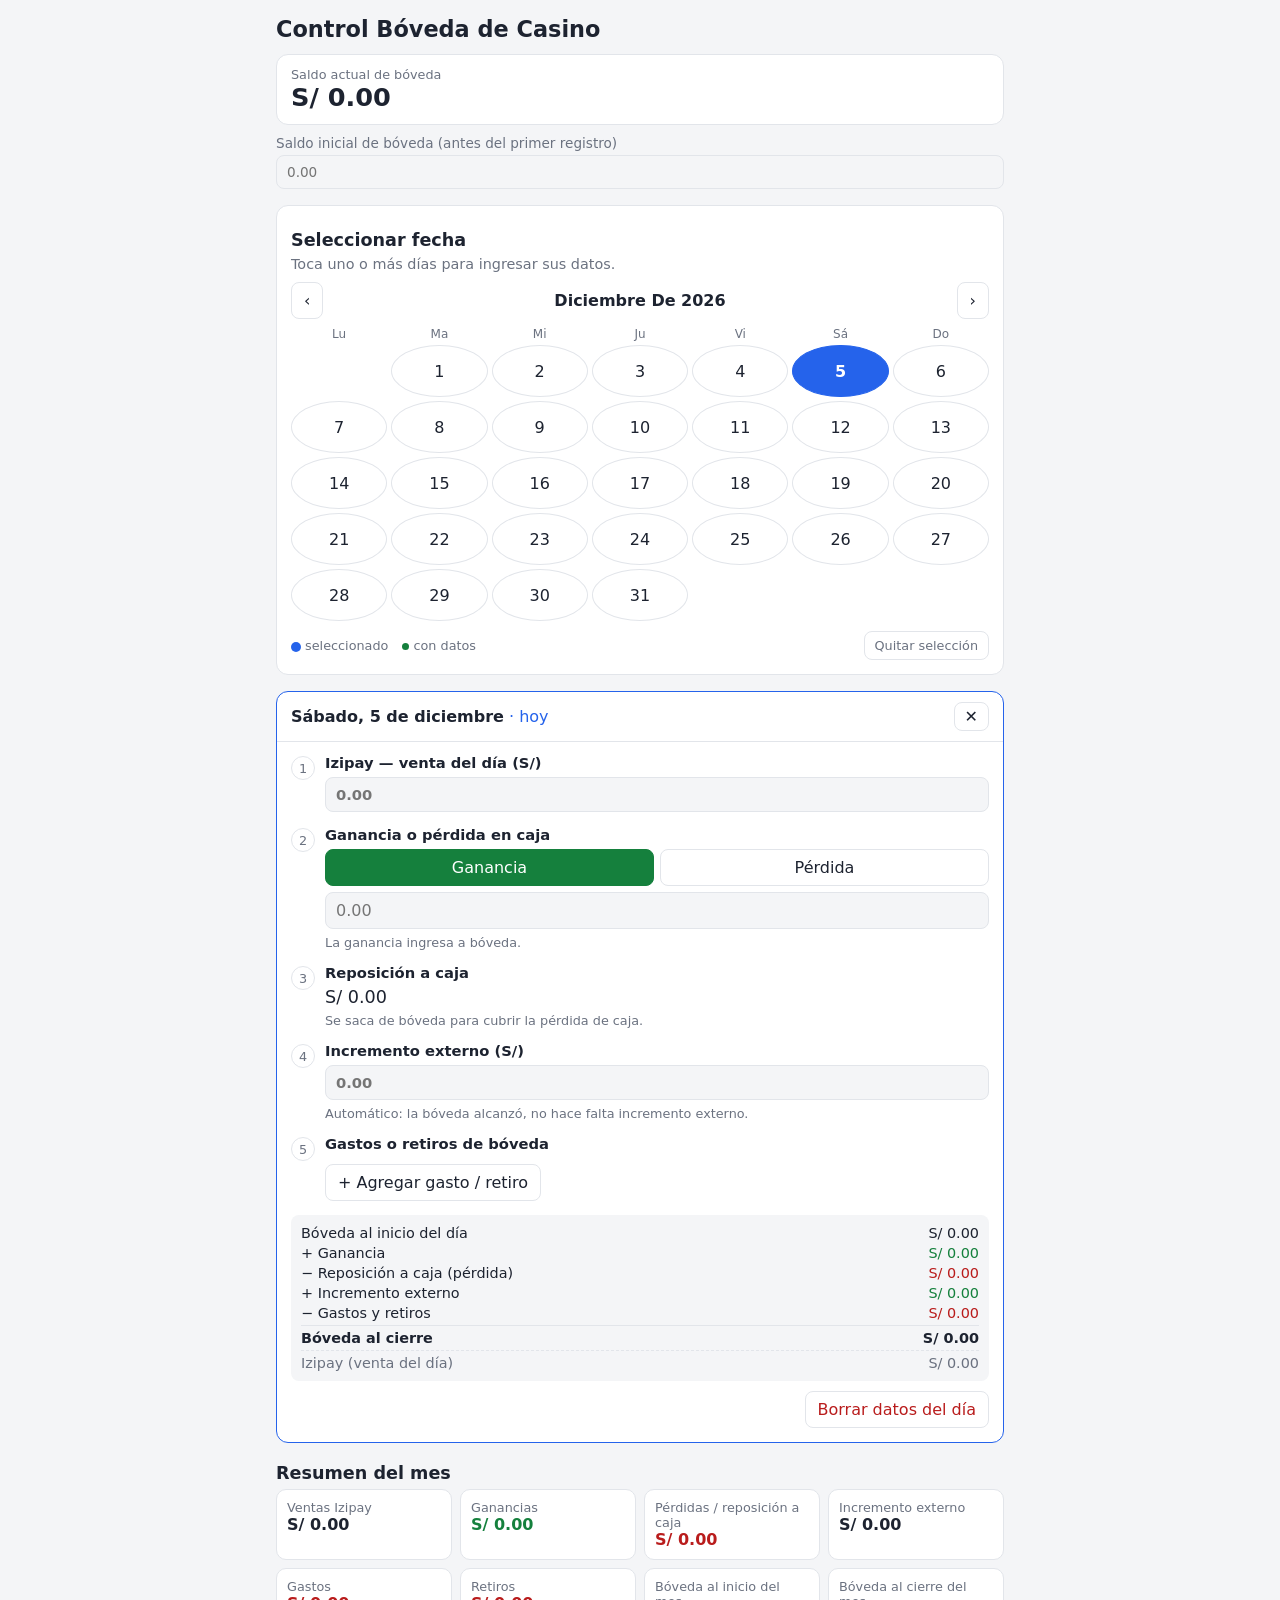
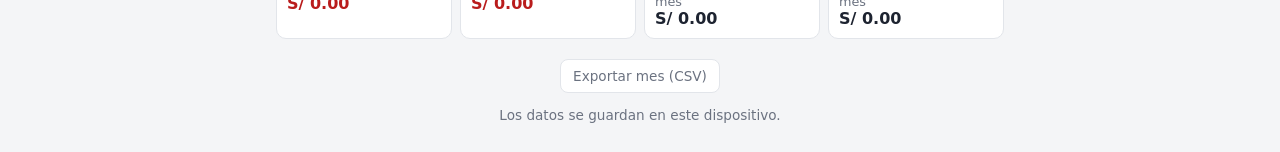
<file: index.html>
<!doctype html>
<html lang="es">
<head>
  <meta charset="utf-8">
  <meta name="viewport" content="width=device-width, initial-scale=1">
  <title>Control Bóveda</title>
  <link rel="stylesheet" href="css/style.css">
</head>
<body>
  <header class="top">
    <h1>Control Bóveda de Casino</h1>
    <div class="saldo-actual">
      <small>Saldo actual de bóveda</small>
      <b id="saldoActual">S/ 0.00</b>
    </div>
    <label class="inicial">Saldo inicial de bóveda (antes del primer registro)
      <input type="number" step="0.01" id="saldoInicial" inputmode="decimal" placeholder="0.00">
    </label>
  </header>

  <section class="calendario">
    <h2>Seleccionar fecha</h2>
    <p class="ayuda">Toca uno o más días para ingresar sus datos.</p>
    <div class="mes">
      <button id="prev" aria-label="Mes anterior">‹</button>
      <span id="mesTitulo"></span>
      <button id="next" aria-label="Mes siguiente">›</button>
    </div>
    <div class="semana">
      <span>Lu</span><span>Ma</span><span>Mi</span><span>Ju</span><span>Vi</span><span>Sá</span><span>Do</span>
    </div>
    <div class="grilla" id="grilla"></div>
    <div class="leyenda">
      <span><i class="pt sel"></i> seleccionado</span>
      <span><i class="pt dato"></i> con datos</span>
      <button id="limpiar" type="button">Quitar selección</button>
    </div>
  </section>

  <main id="formularios"></main>

  <section>
    <h2>Resumen del mes</h2>
    <div class="resumen" id="resumenMes"></div>
  </section>

  <footer class="pie">
    <button id="exportar">Exportar mes (CSV)</button>
    <p>Los datos se guardan en este dispositivo.</p>
  </footer>

  <template id="tplDia">
    <article class="dia">
      <header class="dia-cab">
        <h3 class="fecha"></h3>
        <button type="button" class="cerrar" aria-label="Quitar de la selección">✕</button>
      </header>
      <form class="formDia">
        <div class="bloque">
          <span class="num">1</span>
          <label>Izipay — venta del día (S/)
            <input type="number" step="0.01" min="0" name="izipay" inputmode="decimal" placeholder="0.00">
          </label>
        </div>

        <div class="bloque">
          <span class="num">2</span>
          <div class="grupo">
            <span class="lbl">Ganancia o pérdida en caja</span>
            <div class="seg">
              <label><input type="radio" value="ganancia"> Ganancia</label>
              <label><input type="radio" value="perdida"> Pérdida</label>
            </div>
            <input type="number" step="0.01" min="0" name="monto" inputmode="decimal" placeholder="0.00">
            <small class="nota-gp"></small>
          </div>
        </div>

        <div class="bloque">
          <span class="num">3</span>
          <div class="grupo">
            <span class="lbl">Reposición a caja</span>
            <output class="reposicion">S/ 0.00</output>
            <small>Se saca de bóveda para cubrir la pérdida de caja.</small>
          </div>
        </div>

        <div class="bloque">
          <span class="num">4</span>
          <label>Incremento externo (S/)
            <input type="number" step="0.01" min="0" name="incremento" inputmode="decimal">
            <small class="nota-inc"></small>
          </label>
        </div>

        <div class="bloque">
          <span class="num">5</span>
          <div class="grupo">
            <span class="lbl">Gastos o retiros de bóveda</span>
            <ul class="movs"></ul>
            <button type="button" class="agregar">+ Agregar gasto / retiro</button>
          </div>
        </div>

        <div class="totales"></div>
        <div class="acciones">
          <button type="button" class="borrar">Borrar datos del día</button>
        </div>
      </form>
    </article>
  </template>

  <template id="tplMov">
    <li class="mov">
      <select name="tipo">
        <option value="gasto">Gasto</option>
        <option value="retiro">Retiro</option>
      </select>
      <input type="text" name="concepto" placeholder="Concepto">
      <input type="number" step="0.01" min="0" name="montoMov" inputmode="decimal" placeholder="0.00">
      <button type="button" class="quitar" aria-label="Quitar">✕</button>
    </li>
  </template>

  <script src="js/app.js"></script>
</body>
</html>
</file>
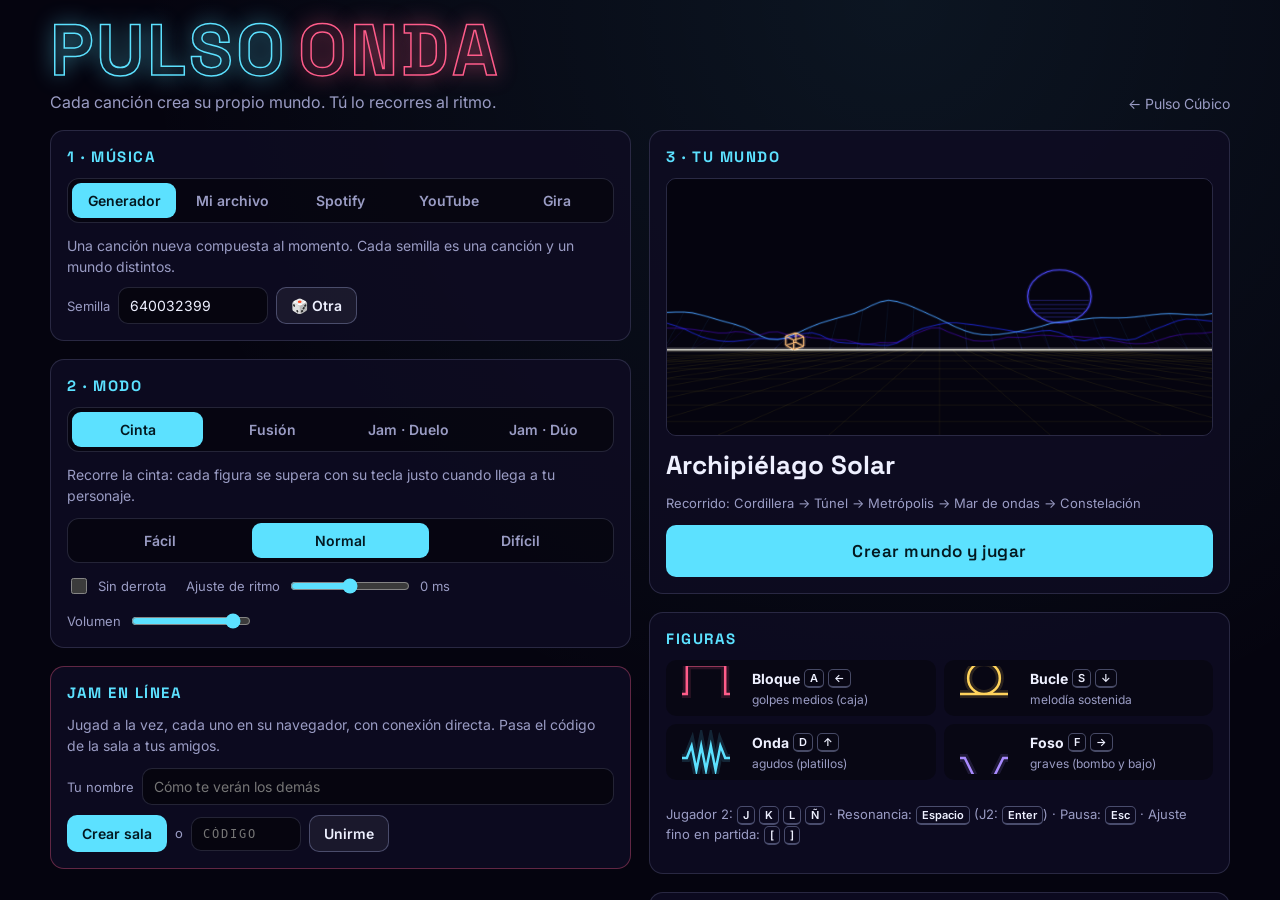
<file: aplicaciones/onda/index.html>
<!doctype html>
<html lang="es">
<head>
  <meta charset="utf-8">
  <meta name="viewport" content="width=device-width, initial-scale=1, viewport-fit=cover">
  <meta name="theme-color" content="#05040f">
  <title>Pulso Onda</title>
  <link rel="preconnect" href="https://fonts.googleapis.com">
  <link rel="preconnect" href="https://fonts.gstatic.com" crossorigin>
  <link rel="stylesheet" href="https://fonts.googleapis.com/css2?family=Inter:wght@400;600&family=Space+Grotesk:wght@500;700&display=swap">
  <link rel="stylesheet" href="style.css">
  <link rel="manifest" href="../../manifest.webmanifest">
  <link rel="icon" href="../../icons/icon-192.png">
  <link rel="apple-touch-icon" href="../../icons/apple-touch-icon.png">
  <meta name="apple-mobile-web-app-capable" content="yes">
  <meta name="mobile-web-app-capable" content="yes">
  <meta name="apple-mobile-web-app-status-bar-style" content="black-translucent">
  <meta name="apple-mobile-web-app-title" content="Pulso">
</head>
<body>
  <div id="stage">
    <canvas id="game" aria-label="Pulso Onda"></canvas>

    <!-- ===== Estudio ===== -->
    <section id="studio" class="overlay">
      <div class="studio">
        <header class="studio-head">
          <div>
            <h1 class="logo">PULSO<span>ONDA</span></h1>
            <p class="tagline">Cada canción crea su propio mundo. Tú lo recorres al ritmo.</p>
          </div>
          <div class="head-links">
            <button id="btn-install" class="btn hidden">Instalar app</button>
            <a class="back" id="back-link" href="../../index.html">← Pulso Cúbico</a>
          </div>
        </header>

        <div class="grid">
          <div class="col">
            <div class="block">
              <h2>1 · Música</h2>
              <div class="seg five" role="group" aria-label="Origen de la música">
                <button data-src="synth">Generador</button>
                <button data-src="file">Mi archivo</button>
                <button data-src="spotify">Spotify</button>
                <button data-src="youtube">YouTube</button>
                <button data-src="gira">Gira</button>
              </div>

              <div id="opt-synth" class="opt">
                <p class="hint">Una canción nueva compuesta al momento. Cada semilla es una canción y un mundo distintos.</p>
                <div class="row">
                  <label for="seed-input" class="lbl">Semilla</label>
                  <input id="seed-input" type="number" class="input" min="1">
                  <button id="btn-dice" class="btn">🎲 Otra</button>
                </div>
              </div>

              <div id="opt-file" class="opt hidden">
                <p class="hint">Analizo tu canción aquí mismo: tempo, golpes de graves, medios y agudos. El mapa sigue la música de verdad.</p>
                <div class="row">
                  <label class="btn" for="audio-file">Elegir audio…</label>
                  <input id="audio-file" type="file" class="file-input" accept="audio/*,.mp3,.ogg,.wav,.m4a,.aac,.flac,.opus">
                  <span id="file-name" class="muted"></span>
                </div>
              </div>

              <div id="opt-link" class="opt hidden">
                <div class="row">
                  <input id="link-url" type="url" class="input grow" autocomplete="off" placeholder="https://open.spotify.com/track/…">
                </div>
                <div class="row">
                  <label for="bpm-input" class="lbl">Tempo (BPM)</label>
                  <input id="bpm-input" type="number" class="input small" min="50" max="220" placeholder="auto">
                  <button id="btn-tap" class="btn">Toca el ritmo (T)</button>
                </div>
                <div id="tap-status" class="muted small-text">Pon la canción en el reproductor y toca al compás 8 veces.</div>
              </div>

              <div id="opt-gira" class="opt hidden">
                <p class="hint">Pega varios enlaces de Spotify o YouTube (uno por línea). Cada canción es un mundo nuevo.</p>
                <textarea id="gira-list" class="input area" rows="4" placeholder="https://open.spotify.com/track/…&#10;https://youtu.be/…"></textarea>
              </div>
              <div id="embed-note" class="note hidden"></div>
            </div>

            <div class="block">
              <h2>2 · Modo</h2>
              <div class="seg four" role="group" aria-label="Modo de juego">
                <button data-mode="cinta">Cinta</button>
                <button data-mode="fusion">Fusión</button>
                <button data-mode="duelo">Jam · Duelo</button>
                <button data-mode="duo">Jam · Dúo</button>
              </div>
              <p id="mode-help" class="hint"></p>
              <div class="seg three" role="group" aria-label="Dificultad">
                <button data-diff="facil">Fácil</button>
                <button data-diff="normal">Normal</button>
                <button data-diff="dificil">Difícil</button>
              </div>
              <div class="row options">
                <label class="check"><input id="relax" type="checkbox"> Sin derrota</label>
                <label class="range" for="latency">Ajuste de ritmo <input id="latency" type="range" min="-150" max="150" step="5"> <span id="latency-val"></span></label>
                <label class="range" for="volume">Volumen <input id="volume" type="range" min="0" max="1" step="0.05"></label>
              </div>
            </div>

            <div class="block jam" id="jam-block">
              <h2>Jam en línea</h2>
              <p class="hint" id="jam-hint">Jugad a la vez, cada uno en su dispositivo.</p>
              <div id="jam-out" class="opt">
                <div class="row">
                  <label for="jam-nick" class="lbl">Tu nombre</label>
                  <input id="jam-nick" class="input grow" maxlength="24" placeholder="Cómo te verán los demás" autocomplete="nickname">
                </div>
                <div class="row">
                  <button id="btn-jam-create" class="btn primary">Crear sala</button>
                  <span class="muted small-text">o</span>
                  <input id="jam-code-in" class="input mono code-in" placeholder="CÓDIGO" maxlength="8" aria-label="Código de la sala" autocomplete="off">
                  <button id="btn-jam-join" class="btn">Unirme</button>
                </div>
              </div>
              <div id="jam-in" class="opt hidden">
                <div class="row jam-code">Sala <b id="jam-code"></b> <button id="btn-jam-copy" class="btn">Copiar código</button></div>
                <ul id="jam-list" class="jam-list"></ul>
                <div id="jam-wait" class="muted small-text"></div>
                <div class="row">
                  <button id="btn-jam-start" class="btn primary">Empezar ronda para todos</button>
                  <button id="btn-jam-leave" class="btn">Salir de la sala</button>
                </div>
                <p class="muted small-text">En partida, tu Resonancia (<kbd>Espacio</kbd>) manda una interferencia a los demás: su cinta tiembla 3 segundos.</p>
              </div>
              <div id="jam-status" class="status" role="status"></div>
            </div>
          </div>

          <div class="col">
            <div class="block world">
              <h2>3 · Tu mundo</h2>
              <canvas id="preview" width="640" height="300"></canvas>
              <div class="world-name" id="world-name"></div>
              <div class="muted small-text" id="world-route"></div>
              <button id="btn-start" class="btn primary big">Crear mundo y jugar</button>
              <div id="studio-status" class="status" role="status"></div>
            </div>

            <div class="block">
              <h2>Figuras</h2>
              <div id="legend" class="legend"></div>
              <p class="muted small-text">Jugador 2: <kbd>J</kbd> <kbd>K</kbd> <kbd>L</kbd> <kbd>Ñ</kbd> · Resonancia: <kbd>Espacio</kbd> (J2: <kbd>Enter</kbd>) · Pausa: <kbd>Esc</kbd> · Ajuste fino en partida: <kbd>[</kbd> <kbd>]</kbd></p>
            </div>

            <div class="block">
              <h2>Código de Jam</h2>
              <p class="hint">Comparte el código con un amigo: con la misma canción obtendrá exactamente el mismo mundo y mapa, y podréis comparar puntos.</p>
              <div class="row">
                <input id="code-out" class="input grow mono" readonly aria-label="Tu código">
                <button id="btn-code-copy" class="btn">Copiar</button>
              </div>
              <div class="row">
                <input id="code-in" class="input grow mono" placeholder="Pega aquí un código ONDA-…" aria-label="Código de un amigo">
                <button id="btn-code-load" class="btn">Cargar</button>
              </div>
            </div>
          </div>
        </div>
      </div>
    </section>

    <!-- ===== Pausa ===== -->
    <section id="pause" class="overlay dim hidden">
      <div class="dialog">
        <h2>Pausa</h2>
        <button id="btn-resume" class="btn primary">Continuar</button>
        <button id="btn-quit" class="btn">Volver al estudio</button>
      </div>
    </section>

    <!-- ===== Resultados ===== -->
    <section id="results" class="overlay dim hidden">
      <div class="dialog wide">
        <h2 id="res-title"></h2>
        <div id="res-world" class="muted"></div>
        <canvas id="res-sky" width="640" height="200" aria-label="Constelación creada con tus aciertos"></canvas>
        <p class="muted small-text">Tu constelación: cada acierto perfecto dejó una estrella.</p>
        <div id="res-players" class="res-players"></div>
        <div id="res-room" class="res-room hidden"></div>
        <div class="row">
          <input id="res-code" class="input grow mono" readonly aria-label="Código de Jam">
          <button id="btn-copy-res" class="btn">Copiar código</button>
        </div>
        <div class="row buttons">
          <button id="btn-next-song" class="btn primary hidden">Siguiente canción</button>
          <button id="btn-retry" class="btn primary">Otra vez</button>
          <button id="btn-studio" class="btn">Estudio</button>
        </div>
      </div>
    </section>

    <button id="btn-pause" class="round" aria-label="Pausa">❚❚</button>
    <button id="btn-full" class="round full" aria-label="Pantalla completa">⛶</button>
    <div id="rotate-hint" aria-hidden="true">Gira el móvil para jugar en grande ↻</div>
    <div id="touch-pad" class="hidden"></div>

    <div id="embed-box" class="hidden">
      <div class="embed-title">Reproductor</div>
      <div class="embed-slot"></div>
    </div>
  </div>

  <script src="js/util.js"></script>
  <script src="js/synth.js"></script>
  <script src="js/analysis.js"></script>
  <script src="js/chart.js"></script>
  <script src="js/sources.js"></script>
  <script src="js/render.js"></script>
  <script src="js/jam.js"></script>
  <script src="js/game.js"></script>
</body>
</html>
</file>
<file: css/style.css>
:root {
  --bg: #f4f5f7;
  --card: #ffffff;
  --text: #1d2330;
  --muted: #6b7280;
  --line: #e2e5ea;
  --accent: #2563eb;
  --accent-soft: #dbe7ff;
  --pos: #15803d;
  --neg: #b91c1c;
}
@media (prefers-color-scheme: dark) {
  :root {
    --bg: #12151b;
    --card: #1b2029;
    --text: #e8eaee;
    --muted: #9aa3b2;
    --line: #2c3340;
    --accent: #60a5fa;
    --accent-soft: #1e3355;
    --pos: #4ade80;
    --neg: #f87171;
  }
}
* { box-sizing: border-box; }
body {
  margin: 0 auto;
  font-family: system-ui, -apple-system, "Segoe UI", Roboto, sans-serif;
  background: var(--bg);
  color: var(--text);
  max-width: 760px;
  padding: 16px;
}
h1 { font-size: 1.4rem; margin: 0 0 12px; }
h2 { font-size: 1.1rem; margin: 20px 0 6px; }
h3 { font-size: 1rem; margin: 0; }
button, input, select { font: inherit; color: inherit; }
button {
  background: var(--card);
  border: 1px solid var(--line);
  border-radius: 8px;
  padding: 8px 12px;
  cursor: pointer;
}
button:hover { border-color: var(--accent); }
input, select {
  background: var(--bg);
  border: 1px solid var(--line);
  border-radius: 8px;
  padding: 8px 10px;
  width: 100%;
  min-width: 0;
}
small { color: var(--muted); font-size: .8rem; font-weight: 400; }
.pos { color: var(--pos); }
.neg { color: var(--neg); }

/* Cabecera */
.saldo-actual {
  background: var(--card);
  border: 1px solid var(--line);
  border-radius: 12px;
  padding: 12px 14px;
  margin-bottom: 10px;
}
.saldo-actual small { display: block; }
.saldo-actual b { font-size: 1.6rem; font-variant-numeric: tabular-nums; }
.inicial { display: flex; flex-direction: column; gap: 4px; font-size: .85rem; color: var(--muted); }

/* Calendario */
.calendario {
  background: var(--card);
  border: 1px solid var(--line);
  border-radius: 12px;
  padding: 4px 14px 14px;
  margin-top: 16px;
}
.ayuda { margin: 0 0 10px; color: var(--muted); font-size: .9rem; }
.mes { display: flex; align-items: center; justify-content: space-between; margin-bottom: 8px; }
.mes span { font-weight: 600; text-transform: capitalize; }
.semana, .grilla { display: grid; grid-template-columns: repeat(7, 1fr); gap: 4px; }
.semana span { text-align: center; font-size: .75rem; color: var(--muted); padding-bottom: 4px; }
.grilla button {
  position: relative;
  aspect-ratio: 1;
  padding: 0;
  border-radius: 50%;
  font-variant-numeric: tabular-nums;
  max-height: 52px;
  width: 100%;
  justify-self: center;
}
.grilla button.hoy { border-color: var(--accent); color: var(--accent); font-weight: 600; }
.grilla button.sel { background: var(--accent); border-color: var(--accent); color: #fff; }
.grilla button.dato::after, .pt.dato {
  content: "";
  position: absolute;
  bottom: 4px;
  left: 50%;
  transform: translateX(-50%);
  width: 5px; height: 5px;
  border-radius: 50%;
  background: var(--pos);
}
.grilla button.sel.dato::after { background: #fff; }
.leyenda { display: flex; align-items: center; gap: 14px; margin-top: 10px; font-size: .8rem; color: var(--muted); flex-wrap: wrap; }
.leyenda button { margin-left: auto; font-size: .8rem; padding: 6px 10px; }
.pt { display: inline-block; width: 10px; height: 10px; border-radius: 50%; vertical-align: middle; position: relative; }
.pt.sel { background: var(--accent); }
.pt.dato { position: static; transform: none; width: 7px; height: 7px; }

/* Formularios */
#formularios { margin-top: 16px; }
.vacio { color: var(--muted); text-align: center; }
.dia {
  background: var(--card);
  border: 1px solid var(--accent);
  border-radius: 12px;
  margin-bottom: 12px;
}
.dia-cab {
  display: flex;
  align-items: center;
  justify-content: space-between;
  padding: 10px 14px;
  border-bottom: 1px solid var(--line);
}
.dia.hoy .fecha::after { content: " · hoy"; color: var(--accent); font-weight: 400; text-transform: none; }
.cerrar { padding: 4px 10px; }
.formDia { padding: 12px 14px 14px; }
.bloque { display: flex; gap: 10px; margin-bottom: 14px; }
.num {
  flex: none;
  width: 24px; height: 24px;
  border-radius: 50%;
  border: 1px solid var(--line);
  display: grid; place-items: center;
  font-size: .8rem;
  color: var(--muted);
  margin-top: 2px;
}
.bloque > label, .grupo { flex: 1; display: flex; flex-direction: column; gap: 6px; min-width: 0; }
.bloque > label, .lbl { font-weight: 600; font-size: .92rem; }
.seg { display: flex; gap: 6px; }
.seg label {
  flex: 1;
  text-align: center;
  border: 1px solid var(--line);
  border-radius: 8px;
  padding: 8px;
  cursor: pointer;
  font-weight: 400;
}
.seg input { position: absolute; opacity: 0; pointer-events: none; }
.seg label:has(input[value=ganancia]:checked) { background: var(--pos); border-color: var(--pos); color: #fff; }
.seg label:has(input[value=perdida]:checked) { background: var(--neg); border-color: var(--neg); color: #fff; }
.seg label:has(input:focus-visible) { outline: 2px solid var(--accent); outline-offset: 2px; }
.reposicion { font-size: 1.1rem; font-variant-numeric: tabular-nums; }

.movs { list-style: none; padding: 0; margin: 0; }
.mov { display: grid; grid-template-columns: 100px 1fr 100px 40px; gap: 6px; margin-bottom: 6px; }
@media (max-width: 480px) {
  .mov { grid-template-columns: 1fr 1fr 40px; }
  .mov [name=concepto] { grid-column: 1 / -1; grid-row: 1; }
}
.agregar { align-self: flex-start; }

.totales {
  padding: 10px;
  background: var(--bg);
  border-radius: 8px;
  font-size: .9rem;
  display: grid;
  gap: 4px;
  font-variant-numeric: tabular-nums;
}
.totales div { display: flex; justify-content: space-between; gap: 8px; }
.totales .final { font-weight: 700; border-top: 1px solid var(--line); padding-top: 4px; }
.totales .aparte { color: var(--muted); border-top: 1px dashed var(--line); padding-top: 4px; }
.acciones { margin-top: 10px; text-align: right; }
.borrar { color: var(--neg); }

/* Resumen */
.resumen { display: grid; grid-template-columns: repeat(auto-fit, minmax(150px, 1fr)); gap: 8px; }
.resumen div { background: var(--card); border: 1px solid var(--line); border-radius: 10px; padding: 10px; }
.resumen small { display: block; }
.resumen b { font-variant-numeric: tabular-nums; }

.pie { margin-top: 20px; text-align: center; color: var(--muted); font-size: .85rem; }
</file>
<file: aplicaciones/onda/style.css>
/* Pulso Onda — oscuro a propósito: líneas de luz sobre negro. */
:root {
  --bg: #05040f;
  --panel: rgba(14, 12, 34, 0.86);
  --line: rgba(190, 200, 255, 0.16);
  --text: #eef0ff;
  --muted: #9a9cc4;
  --accent: #5ce1ff;
  --accent2: #ff5c8a;
  --gold: #ffd35c;
  --ok: #7dffb2;
  --err: #ff6b85;
  --display: "Space Grotesk", system-ui, sans-serif;
  --body: "Inter", system-ui, -apple-system, "Segoe UI", sans-serif;
  color-scheme: dark;
}

* { box-sizing: border-box; }
html, body { margin: 0; height: 100%; background: var(--bg); color: var(--text); font-family: var(--body); overflow: hidden; }
body { -webkit-tap-highlight-color: transparent; }
.hidden { display: none !important; }

#stage { position: fixed; inset: 0; display: flex; align-items: center; justify-content: center; }
#game {
  width: min(100vw, calc(100vh * 16 / 9));
  height: min(100vh, calc(100vw * 9 / 16));
  display: block;
  touch-action: none;
}

.overlay {
  position: absolute; inset: 0; overflow-y: auto;
  padding-block: max(16px, env(safe-area-inset-top, 0px)) max(16px, env(safe-area-inset-bottom, 0px));
  padding-left: max(16px, env(safe-area-inset-left, 0px));
  padding-right: max(16px, env(safe-area-inset-right, 0px));
  display: flex; align-items: flex-start; justify-content: center;
}
#studio { background: radial-gradient(ellipse at 70% 0%, rgba(92, 225, 255, 0.08), transparent 60%), var(--bg); }
.overlay.dim { background: rgba(5, 4, 15, 0.72); backdrop-filter: blur(3px); align-items: center; }

.studio { width: 100%; max-width: 1180px; display: flex; flex-direction: column; gap: 18px; margin: auto; }
.studio-head { display: flex; justify-content: space-between; align-items: flex-end; gap: 16px; flex-wrap: wrap; }
.logo {
  margin: 0; font-family: var(--display); font-weight: 700; font-size: clamp(40px, 7vw, 72px);
  letter-spacing: 0.04em; line-height: 0.95; color: transparent;
  -webkit-text-stroke: 1.5px var(--accent);
  text-shadow: 0 0 22px rgba(92, 225, 255, 0.45);
}
.logo span { -webkit-text-stroke-color: var(--accent2); text-shadow: 0 0 22px rgba(255, 92, 138, 0.45); margin-left: 0.15em; }
.tagline { margin: 8px 0 0; color: var(--muted); }
.back { color: var(--muted); text-decoration: none; font-size: 14px; }
.back:hover { color: var(--text); }

.grid { display: grid; grid-template-columns: repeat(auto-fit, minmax(min(100%, 420px), 1fr)); gap: 18px; }
.col { display: flex; flex-direction: column; gap: 18px; min-width: 0; }
.block {
  background: var(--panel); border: 1px solid var(--line); border-radius: 14px;
  padding: 16px; display: flex; flex-direction: column; gap: 12px; min-width: 0;
}
.block h2 { margin: 0; font-family: var(--display); font-size: 15px; font-weight: 700; letter-spacing: 0.1em; text-transform: uppercase; color: var(--accent); }
.hint { margin: 0; color: var(--muted); font-size: 14px; line-height: 1.5; }
.muted { color: var(--muted); }
.small-text { font-size: 13px; line-height: 1.5; }
.opt { display: flex; flex-direction: column; gap: 10px; }
.row { display: flex; gap: 8px; align-items: center; flex-wrap: wrap; }
.row.options { gap: 14px 20px; }
.grow { flex: 1; min-width: 0; }
.lbl { font-size: 13px; color: var(--muted); }

.seg { display: grid; gap: 4px; padding: 4px; border-radius: 12px; background: rgba(0, 0, 0, 0.45); border: 1px solid var(--line); }
.seg.five { grid-template-columns: repeat(5, 1fr); }
.seg.four { grid-template-columns: repeat(4, 1fr); }
.seg.three { grid-template-columns: repeat(3, 1fr); }
@media (max-width: 560px) { .seg.five { grid-template-columns: repeat(3, 1fr); } .seg.four { grid-template-columns: repeat(2, 1fr); } }
.seg button {
  appearance: none; border: 0; background: transparent; color: var(--muted); font: 600 14px var(--body);
  padding: 9px 6px; border-radius: 9px; cursor: pointer;
}
.seg button:hover { color: var(--text); }
.seg button[aria-pressed="true"] { background: var(--accent); color: #031820; }

.btn {
  appearance: none; border: 1px solid rgba(190, 200, 255, 0.3); background: rgba(255, 255, 255, 0.06);
  color: var(--text); font: 600 14px var(--body); padding: 9px 14px; border-radius: 10px; cursor: pointer;
  display: inline-flex; align-items: center; justify-content: center; gap: 6px;
}
.btn:hover { background: rgba(255, 255, 255, 0.12); }
.btn:disabled { opacity: 0.5; cursor: progress; }
.btn.primary { background: var(--accent); color: #031820; border-color: transparent; }
.btn.primary:hover { filter: brightness(1.1); }
.btn.big { padding: 14px; font-size: 17px; font-family: var(--display); letter-spacing: 0.03em; }
:is(.btn, .seg button, .input, .round, .pad-btn):focus-visible { outline: 3px solid var(--gold); outline-offset: 2px; }

.input {
  font: 14px var(--body); color: var(--text); background: rgba(0, 0, 0, 0.5);
  border: 1px solid var(--line); border-radius: 10px; padding: 9px 11px; min-width: 0;
}
.input.small { width: 90px; }
.input.area { width: 100%; resize: vertical; }
.input.mono { font-family: ui-monospace, "SF Mono", Menlo, monospace; font-size: 12px; }
#seed-input { width: 150px; }
.file-input { position: absolute; width: 1px; height: 1px; opacity: 0; }
.check, .range { display: flex; align-items: center; gap: 8px; font-size: 13px; color: var(--muted); }
.range input { width: 120px; accent-color: var(--accent); }
.check input { accent-color: var(--accent); width: 16px; height: 16px; }
.note { font-size: 13px; line-height: 1.5; color: var(--gold); background: rgba(255, 211, 92, 0.08); border: 1px solid rgba(255, 211, 92, 0.25); border-radius: 10px; padding: 10px 12px; }

.world canvas#preview { width: 100%; height: auto; border-radius: 10px; border: 1px solid var(--line); display: block; }
.world-name { font-family: var(--display); font-size: 26px; font-weight: 700; text-wrap: balance; }
.status { font-size: 14px; color: var(--muted); min-height: 1.2em; }
.status:empty { display: none; }
.status.error { color: var(--err); }
.status.ok { color: var(--ok); }

.legend { display: grid; grid-template-columns: repeat(auto-fit, minmax(200px, 1fr)); gap: 8px; }
.legend-item { display: flex; gap: 10px; align-items: center; background: rgba(0, 0, 0, 0.35); border-radius: 10px; padding: 6px 10px 6px 4px; }
.legend-item div { display: flex; flex-wrap: wrap; gap: 4px; align-items: center; font-size: 14px; }
.legend-item span { flex-basis: 100%; font-size: 12px; color: var(--muted); }
kbd { font: 600 11px var(--body); border: 1px solid rgba(190, 200, 255, 0.35); border-bottom-width: 2px; border-radius: 5px; padding: 1px 5px; color: var(--text); }

.dialog {
  background: var(--panel); border: 1px solid var(--line); border-radius: 18px; padding: 22px;
  width: min(360px, 100%); display: flex; flex-direction: column; gap: 12px; margin: auto;
}
.dialog.wide { width: min(760px, 100%); }
.dialog h2 { margin: 0; font-family: var(--display); font-size: 30px; text-wrap: balance; }
#res-sky { width: 100%; height: auto; border-radius: 12px; border: 1px solid var(--line); }
.res-players { display: grid; grid-template-columns: repeat(auto-fit, minmax(240px, 1fr)); gap: 12px; }
.res-player { background: rgba(0, 0, 0, 0.35); border-radius: 12px; padding: 14px; display: flex; flex-direction: column; gap: 6px; }
.res-who { font-size: 12px; letter-spacing: 0.1em; text-transform: uppercase; color: var(--muted); }
.res-grade { font-family: var(--display); font-size: 56px; font-weight: 700; line-height: 1; }
.grade-S { color: var(--gold); } .grade-A { color: var(--ok); } .grade-B { color: var(--accent); } .grade-C, .grade-D { color: var(--muted); } .grade-X { color: var(--err); }
.res-score { font-family: var(--display); font-size: 26px; font-variant-numeric: tabular-nums; }
.badge { font: 600 11px var(--body); background: var(--gold); color: #2a1d00; border-radius: 6px; padding: 2px 6px; vertical-align: middle; }
.res-stats { display: grid; grid-template-columns: repeat(3, 1fr); gap: 6px; margin: 4px 0 0; }
.res-stats div { background: rgba(255, 255, 255, 0.04); border-radius: 8px; padding: 6px 8px; }
.res-stats dt { font-size: 11px; color: var(--muted); }
.res-stats dd { margin: 0; font-weight: 600; font-variant-numeric: tabular-nums; }
.buttons { justify-content: flex-end; }

.round {
  position: absolute; top: max(12px, env(safe-area-inset-top, 0px)); right: max(12px, env(safe-area-inset-right, 0px));
  width: 46px; height: 46px; border-radius: 50%; border: 1px solid rgba(255, 255, 255, 0.3);
  background: rgba(0, 0, 0, 0.45); color: #fff; cursor: pointer; display: none;
}
body.in-game .round { display: block; }

#touch-pad {
  position: absolute; left: 0; right: 0; bottom: max(10px, env(safe-area-inset-bottom, 0px));
  display: flex; justify-content: center; gap: 24px; padding: 0 max(12px, env(safe-area-inset-left, 0px)); pointer-events: none;
}
body:not(.touch) #touch-pad { display: none !important; }
.pad-group { display: flex; gap: 6px; pointer-events: auto; }
.pad-btn {
  width: 62px; height: 54px; border-radius: 12px; border: 1px solid var(--c, #fff);
  background: rgba(5, 4, 15, 0.55); display: grid; place-items: center; padding: 0; cursor: pointer; touch-action: none;
}
.pad-btn canvas { width: 48px; height: 32px; }
.pad-btn.fever { --c: var(--gold); color: var(--gold); font-size: 20px; width: 46px; }
.pad-btn:active { background: rgba(255, 255, 255, 0.15); }

#embed-box {
  position: fixed; right: max(12px, env(safe-area-inset-right, 0px)); bottom: max(12px, env(safe-area-inset-bottom, 0px));
  width: 320px; max-width: calc(100vw - 24px); background: var(--panel); border: 1px solid var(--line);
  border-radius: 14px; padding: 8px; z-index: 5;
}
.embed-title { font-size: 11px; letter-spacing: 0.1em; text-transform: uppercase; color: var(--muted); margin: 0 4px 6px; }
#embed-box iframe { width: 100%; height: 152px; border: 0; border-radius: 10px; display: block; }
/* durante la partida el reproductor sigue sonando pero no estorba (salvo si hay que pulsar ▶) */
body.in-game:not(.waiting) #embed-box { opacity: 0; pointer-events: none; }

@media (prefers-reduced-motion: reduce) { * { scroll-behavior: auto; } }

/* ---------- jam en línea ---------- */
.block.jam { border-color: rgba(255, 92, 138, 0.35); }
.code-in { width: 110px; text-transform: uppercase; letter-spacing: 0.15em; }
.jam-code { font-size: 15px; }
.jam-code b { font-family: var(--display); font-size: 26px; letter-spacing: 0.18em; color: var(--accent2); }
.jam-list, .res-room ol { list-style: none; margin: 0; padding: 0; display: flex; flex-direction: column; gap: 6px; }
.jam-list li, .res-room li {
  display: flex; align-items: center; gap: 10px; background: rgba(0, 0, 0, 0.35); border-radius: 10px; padding: 8px 10px; min-width: 0;
}
.jam-list i, .res-room i { width: 10px; height: 10px; border-radius: 3px; flex: none; }
.jam-list span, .res-room span { flex: 1; min-width: 0; overflow: hidden; text-overflow: ellipsis; white-space: nowrap; }
.jam-list small { color: var(--muted); }
.res-room h3 { margin: 0 0 8px; font-family: var(--display); font-size: 16px; letter-spacing: 0.08em; color: var(--accent2); }
.res-room b { font-variant-numeric: tabular-nums; }

/* ---------- móvil ---------- */
body { touch-action: manipulation; }
.head-links { display: flex; align-items: center; gap: 14px; }
.round.full { right: calc(max(12px, env(safe-area-inset-right, 0px)) + 56px); font-size: 20px; }
#rotate-hint {
  display: none; position: absolute; left: 50%; top: max(70px, env(safe-area-inset-top, 0px)); transform: translateX(-50%);
  background: rgba(14, 12, 34, 0.9); border: 1px solid var(--accent); color: var(--text);
  padding: 8px 14px; border-radius: 999px; font-size: 14px; pointer-events: none; white-space: nowrap;
}
@media (orientation: portrait) and (pointer: coarse) {
  body.in-game #rotate-hint { display: block; }
}
@media (pointer: coarse) {
  .pad-btn { width: 64px; height: 58px; }
}
@media (max-height: 430px) and (orientation: landscape) {
  .pad-btn { width: 56px; height: 48px; }
  .pad-group { gap: 4px; }
  #touch-pad { gap: 12px; }
}
</file>
